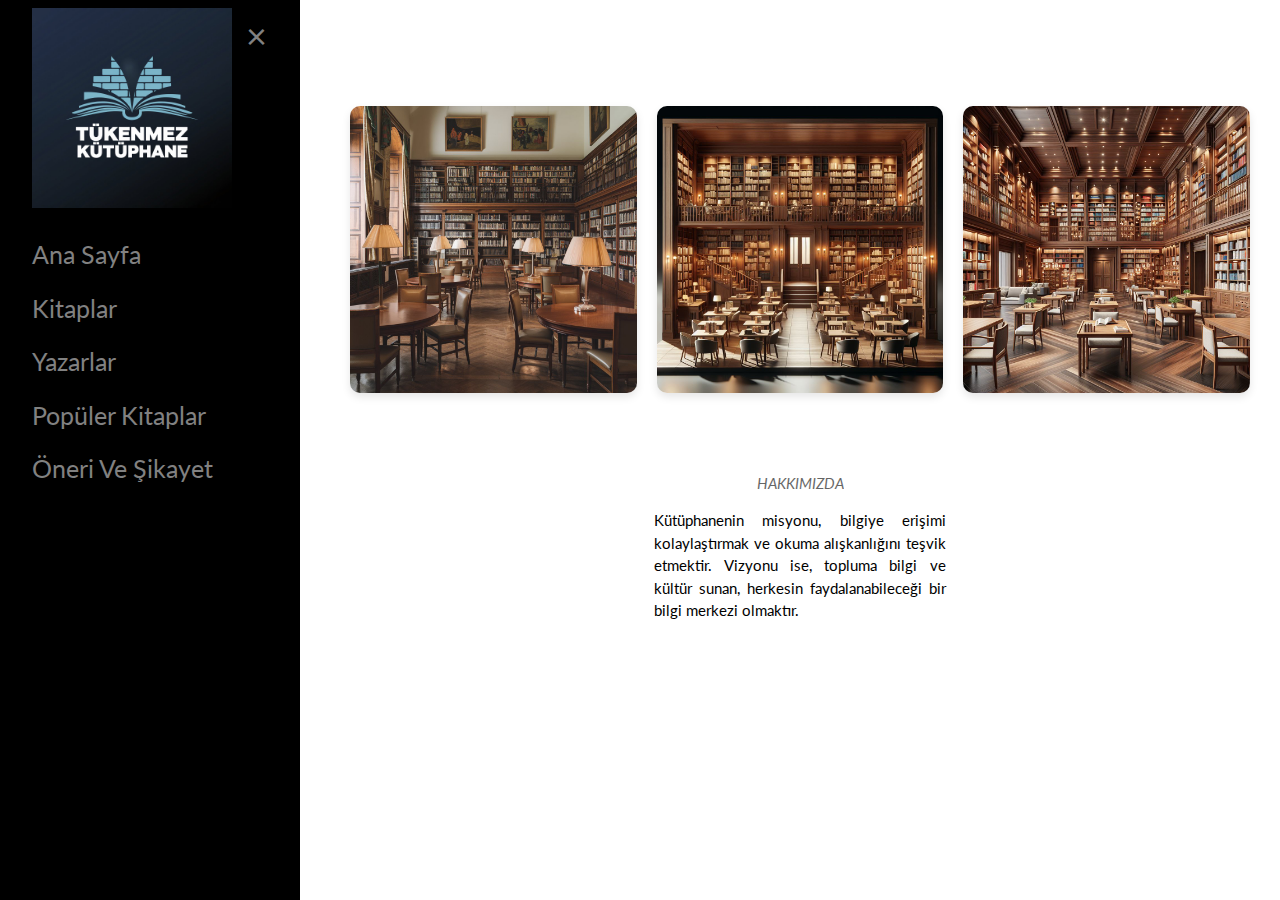
<file: index.html>
<!DOCTYPE html>
<html lang="en">

<head>
    <meta charset="UTF-8">
    <meta name="viewport" content="width=device-width, initial-scale=1.0">
    <title>Tayyip Tükenmez</title>
    <link rel="stylesheet" href="https://www.w3schools.com/w3css/4/w3.css">
    <link rel="stylesheet" href="https://fonts.googleapis.com/css?family=Lato">
    <link rel="stylesheet" href="https://cdnjs.cloudflare.com/ajax/libs/font-awesome/4.7.0/css/font-awesome.min.css">
    <style>
        body {
            font-family: "Lato", sans-serif;
            margin: 0;
            padding: 0;
            
        }

        .kitap-karti {
            margin: 5%;
            text-align: center;
        }

        .kitap-karti img {
            width: 100%;
            max-width: 200px;
        }

        .hakkinda {
            margin-top: 40px;
        }

        .mySlides {
            display: none;
        }

        .w3-content {
            max-width: 1200px;
            margin: 0 auto;
            padding: 20px;
            text-align: center;
        }

        .w3-sidebar {
            width: 100%;
            display: none;
            position: fixed;
            z-index: 1;
            top: 0;
            left: 0;
            background-color: #111;
            overflow-x: hidden;
            transition: 0.5s;
            padding-top: 60px;
        }

        .w3-sidebar a {
            padding: 8px 8px 8px 32px;
            text-decoration: none;
            font-size: 25px;
            color: #818181;
            display: block;
            transition: 0.3s;
        }

        .w3-sidebar a:hover {
            color: #f1f1f1;
        }

        .w3-sidebar .closebtn {
            position: absolute;
            top: 0;
            right: 25px;
            font-size: 36px;
            margin-left: 50px;
        }

        .w3-overlay {
            height: 100%;
            width: 100%;
            display: none;
            position: fixed;
            z-index: 1;
            top: 0;
            left: 0;
            background-color: rgba(0, 0, 0, 0.7);
        }

        @media (min-width: 600px) {
            .w3-sidebar {
                display: block;
                width: 300px;
                position: relative;
                top: 0;
                left: 0;
                padding-top: 0;
            }

            .w3-sidebar img {
                width: 100%;
                max-width: 200px;
                margin-bottom: 20px;
            }

            .w3-content {
                margin-left: 320px;
            }
        }

        .ortala {
            margin-left: 0;
        }

        @media (min-width: 600px) {
            .ortala {
                margin-left: 32%;
                margin-right: 32%;
            }
        }

        header img {
            vertical-align: middle;
            /* Logonun dikey ortalanmasını sağlar */
            margin-left: 10px;
            /* Logoyu hamburger menüden biraz uzaklaştırır */
        }

        /* Resimleri yan yana ve orantılı yapmak için yeni stil ekleyelim */
        .about-images {
            display: flex;
            justify-content: center;
            flex-wrap: wrap;
            gap: 20px;
            margin-top: 20px;
        }

        .about-images img {
            width: calc(33.33% - 20px);
            /* Üç resim arasında boşluk bırakarak genişliği ayarladık */
            max-width: 100%;
            height: auto;
            border-radius: 10px;
            box-shadow: 0 4px 8px rgba(0, 0, 0, 0.1);
        }

        @media (max-width: 600px) {
            .about-images img {
                width: calc(50% - 10px);
                /* Küçük ekranlar için resimleri iki sütun yaparak düzenledik */
            }
        }

        @media (max-width: 400px) {
            .about-images img {
                width: 100%;
                /* Çok küçük ekranlar için resimleri tek sütun yaparak düzenledik */
            }
        }

        .highlight-image {
            width: 100%;
            max-width: 800px;
            /* PC için maksimum genişlik */
            height: auto;
            /* Yüksekliği otomatik ayarla */
        }

        @media (max-width: 600px) {
            .highlight-image {
                width: 100%;
                /* Mobil için tam genişlik */
                height: auto;
                /* Yüksekliği otomatik ayarla */
            }
        }
    </style>
</head>

<body>


    <!-- Overlay for small screens -->
    <div class="w3-overlay" onclick="w3_close()" id="myOverlay"></div>

    <!-- Sidebar/menu -->
    <nav class="w3-sidebar w3-black w3-top w3-large w3-padding" id="mySidebar">
        <a href="javascript:void(0)" class="closebtn" onclick="w3_close()">×</a>
        <div class="w3-container">
            <!-- Logo kısmı --> <img src="images/tknmz.jpeg" alt="Logo"
                style="width:100%; max-width:200px; margin-bottom:20px;">

        </div>
        <div class="w3-bar-block">
            <a href="index.html" class="w3-bar-item w3-button w3-hover-white">Ana Sayfa</a>
            <a href="kitaplar.html" class="w3-bar-item w3-button w3-hover-white">Kitaplar</a>
            <a href="yazarlar.html" class="w3-bar-item w3-button w3-hover-white">Yazarlar</a>
            <a href="popularkitap.html" class="w3-bar-item w3-button w3-hover-white">Popüler Kitaplar</a>
            <a href="onerivesikayet.html" class="w3-bar-item w3-button w3-hover-white">Öneri Ve Şikayet</a>
            
        </div>
    </nav>

    <!-- Top menu on small screens -->
    <header class="w3-container w3-top w3-hide-large w3-black w3-xlarge w3-padding"> <a href="javascript:void(0)"
            class="w3-button w3-black w3-margin-right" onclick="w3_open()">☰</a> <img src="images/tknmz.jpeg" alt="Logo"
            style="height:40px;"> </header>

    <!-- Page content -->
    <div class="w3-content" style="margin-top:46px">
        

        <div class="about-images">
            <img src="images/kutuphane.jpeg" alt="" class="about-images">
            <img src="images/Designer (1).png" alt="" class="about-images">
            <img src="images/Designer.png" alt="" class="about-images">
        </div>

        <div class="w3-container w3-content w3-center w3-padding-64 ortala" style="max-width:800px">

            <p class="w3-opacity"><i>HAKKIMIZDA</i></p>

            <p class="w3-justify">Kütüphanenin misyonu, bilgiye erişimi kolaylaştırmak ve okuma alışkanlığını teşvik
                etmektir. Vizyonu ise, topluma bilgi ve kültür sunan, herkesin faydalanabileceği bir bilgi merkezi
                olmaktır.</p>

           
        </div>
        
    

       



        <script>

            // Sidebar open and close functions
            function w3_open() {
                document.getElementById("mySidebar").style.display = "block";
                document.getElementById("myOverlay").style.display = "block";
            }

            function w3_close() {
                document.getElementById("mySidebar").style.display = "none";
                document.getElementById("myOverlay").style.display = "none";
            }
        </script>
    </div>
</body>

</html>
</file>
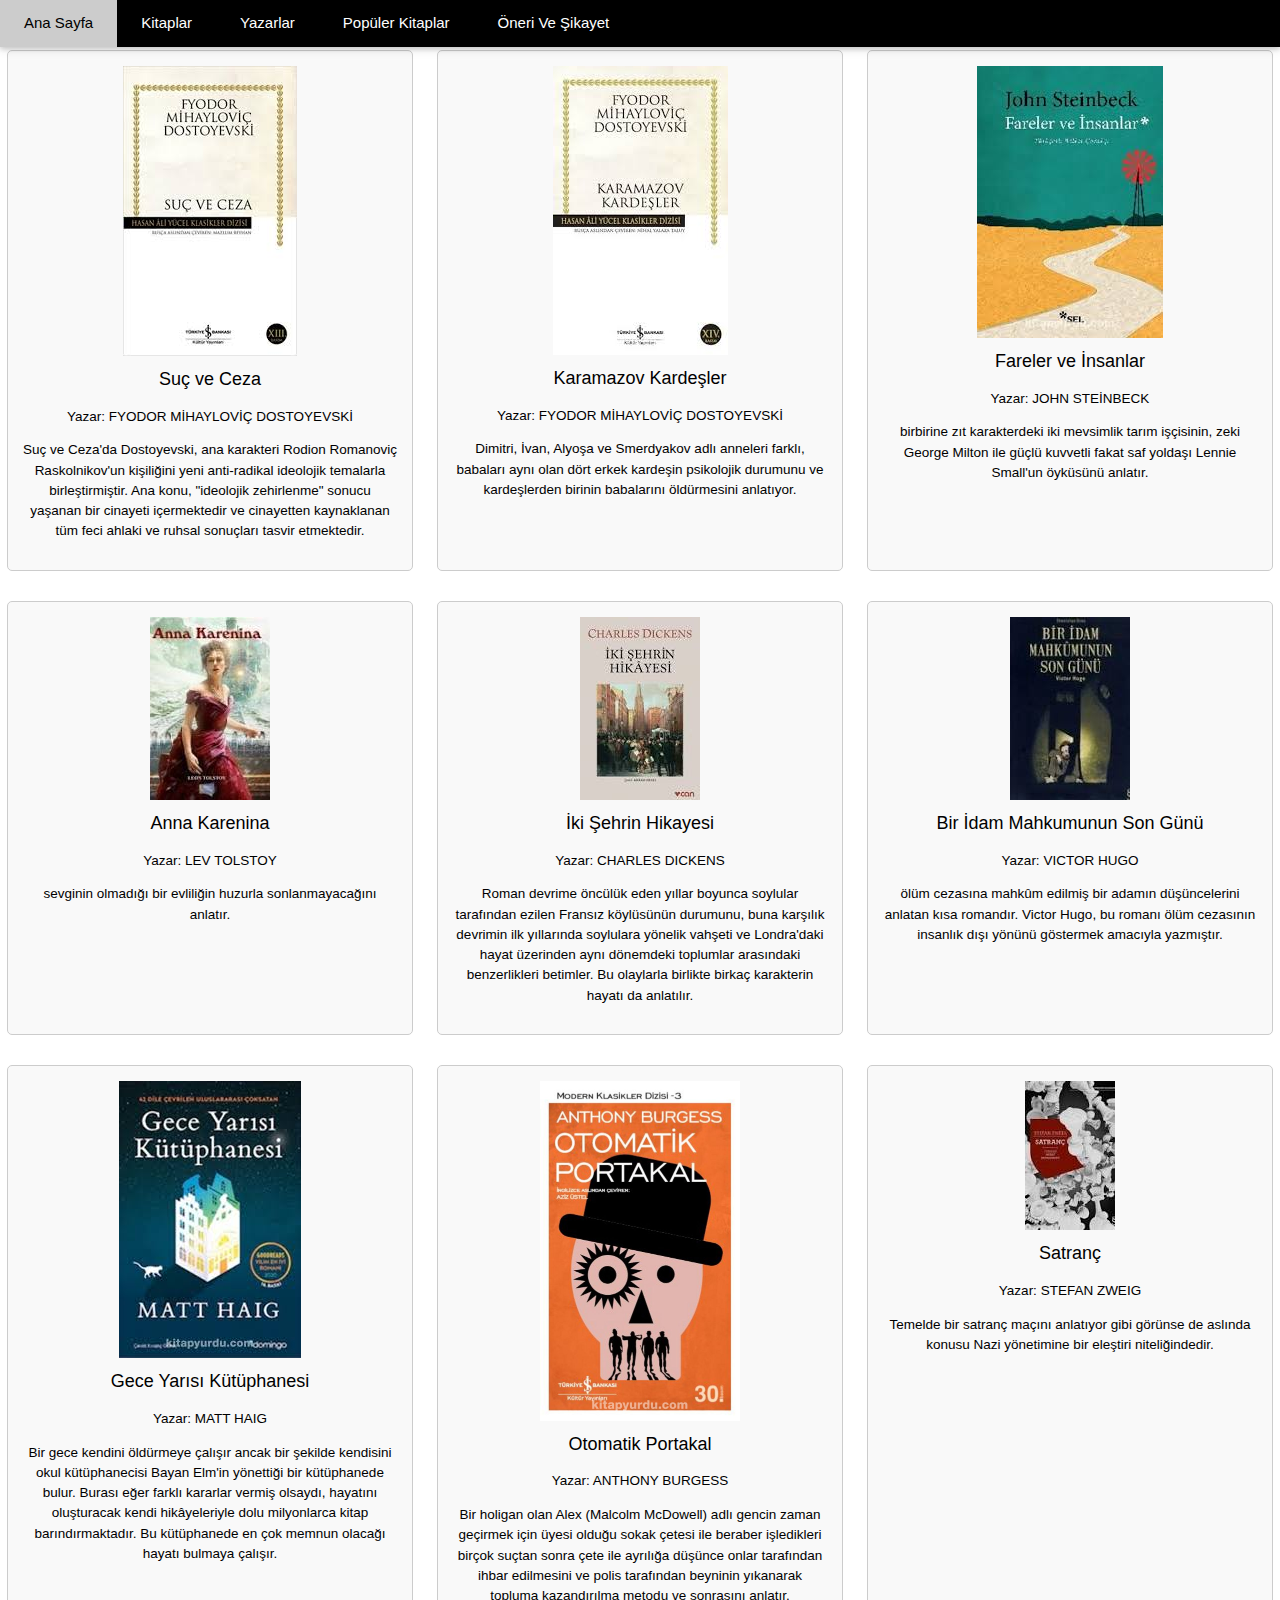
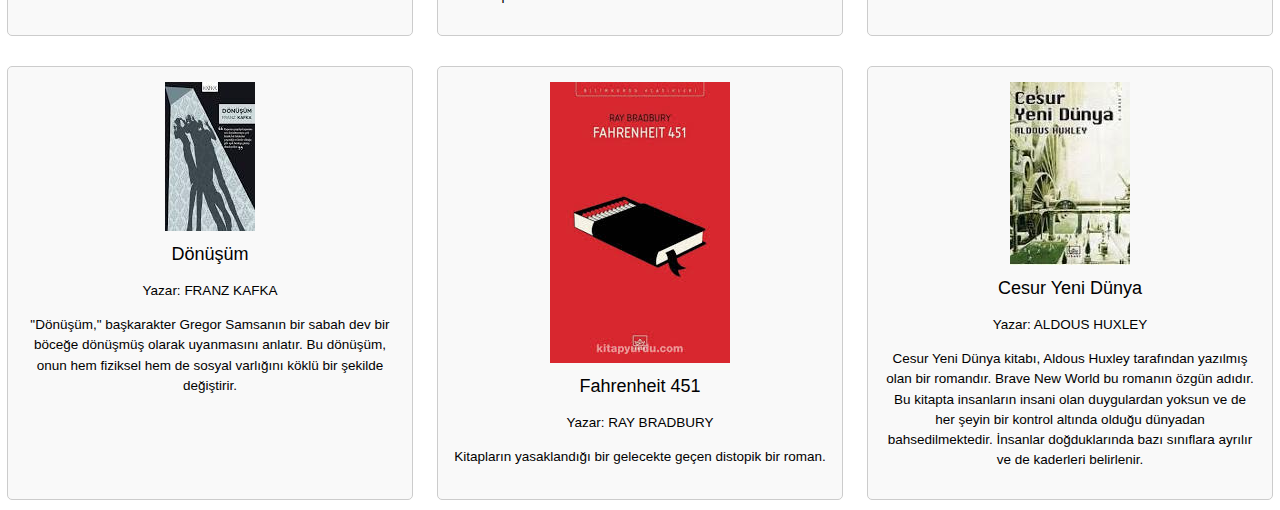
<file: kitaplar.html>
<!DOCTYPE html>
<html lang="en">

<head>
    <meta charset="UTF-8">
    <meta name="viewport" content="width=device-width, initial-scale=1.0">
    <title>Tayyip Tükenmez</title>
    <link rel="stylesheet" href="https://www.w3schools.com/w3css/4/w3.css">
    <link rel="stylesheet" href="https://fonts.googleapis.com/css?family=Lato">
    <link rel="stylesheet" href="https://cdnjs.cloudflare.com/ajax/libs/font-awesome/4.7.0/css/font-awesome.min.css">
    <link rel="stylesheet" href="style.css">

</head>
<style>
.w3-top .w3-bar-item img {
height: 40px;
vertical-align: middle;
margin-right: 10px;
}

.w3-bar .w3-bar-item {
padding: 16px;
}

.w3-bar .w3-bar-item.w3-hide-small {
display: none;
}

.w3-bar .w3-bar-item.w3-show-small {
display: block;
}

@media (min-width: 601px) {
.w3-bar .w3-bar-item.w3-hide-small {
display: block;
}

.w3-bar .w3-bar-item.w3-show-small {
display: none;
}
}
</style>
</head>

<body>

    <!-- Navbar -->
    <div class="w3-top">
        <div class="w3-bar w3-black w3-card"> <a class="w3-bar-item w3-button w3-padding-large w3-hide-small"
                href="index.html">Ana Sayfa</a> <a class="w3-bar-item w3-button w3-padding-large w3-hide-small"
                href="kitaplar.html">Kitaplar</a> <a class="w3-bar-item w3-button w3-padding-large w3-hide-small"
                href="yazarlar.html">Yazarlar</a><a class="w3-bar-item w3-button w3-padding-large w3-hide-small"
                href="popularkitap.html">Popüler Kitaplar</a> <a class="w3-bar-item w3-button w3-padding-large w3-hide-small"
                href="onerivesikayet.html">Öneri Ve Şikayet</a> <a href="javascript:void(0)"
                class="w3-bar-item w3-button w3-padding-large w3-right w3-show-small" onclick="toggleMenu()"><i
                    class="fa fa-bars"></i></a> </div>
    </div> <!-- Navbar on small screens -->
    <div id="navDemo" class="w3-bar-block w3-black w3-hide w3-hide-large w3-hide-medium w3-top" style="margin-top:46px">
        <a href="index.html" class="w3-bar-item w3-button w3-padding-large" onclick="toggleMenu()">Ana Sayfa</a> <a
            href="kitaplar.html" class="w3-bar-item w3-button w3-padding-large" onclick="toggleMenu()">Kitaplar</a> <a
            href="yazarlar.html" class="w3-bar-item w3-button w3-padding-large" onclick="toggleMenu()">Yazarlar</a><a
            href="popularkitap.html" class="w3-bar-item w3-button w3-padding-large" onclick="toggleMenu()">Popüler Kitaplar</a> <a
            href="onerivesikayet.html" class="w3-bar-item w3-button w3-padding-large" onclick="toggleMenu()">Öneri Ve Şikayet</a>
    </div>

    </div>

    <script> function toggleMenu() { var x = document.getElementById("navDemo"); if (x.className.indexOf("w3-show") == -1) { x.className += " w3-show"; } else { x.className = x.className.replace(" w3-show", ""); } } </script>

    <main>
        <section>
            <h2></h2>
            <div class="kitap-karti">
                <img src="images/sucveceza.jpg" alt="Suç ve Ceza">
                <h3>Suç ve Ceza</h3>
                <p>Yazar: FYODOR MİHAYLOVİÇ DOSTOYEVSKİ</p>
                <p>Suç ve Ceza'da Dostoyevski, ana karakteri Rodion Romanoviç Raskolnikov'un kişiliğini yeni
                    anti-radikal ideolojik temalarla birleştirmiştir. Ana konu, "ideolojik zehirlenme" sonucu yaşanan
                    bir cinayeti içermektedir ve cinayetten kaynaklanan tüm feci ahlaki ve ruhsal sonuçları tasvir
                    etmektedir.
                </p>
            </div>

            <div class="kitap-karti">
                <img src="images/karamazovkardeşler.jpg" alt="Karamazov Kardeşler">
                <h3>Karamazov Kardeşler</h3>
                <p>Yazar: FYODOR MİHAYLOVİÇ DOSTOYEVSKİ</p>
                <p>Dimitri, İvan, Alyoşa ve Smerdyakov adlı anneleri farklı, babaları aynı olan dört erkek kardeşin
                    psikolojik durumunu ve kardeşlerden birinin babalarını öldürmesini anlatıyor.</p>
            </div>

            <div class="kitap-karti">
                <img src="images/farelerveinsanlar.jpg" alt="Fareler ve İnsanlar">
                <h3>Fareler ve İnsanlar</h3>
                <p>Yazar: JOHN STEİNBECK</p>
                <p>birbirine zıt karakterdeki iki mevsimlik tarım işçisinin, zeki George Milton ile güçlü kuvvetli fakat
                    saf yoldaşı Lennie Small'un öyküsünü anlatır.</p>
            </div>
            <div class="kitap-karti">
                <img src="images/annakarenina.jpg" alt="annakarenina">
                <h3>Anna Karenina</h3>
                <p>Yazar: LEV TOLSTOY</p>
                <p> sevginin olmadığı bir evliliğin huzurla sonlanmayacağını anlatır.</p>



            </div>
            <div class="kitap-karti">
                <img src="images/ikisehrinhikayesi.jpg" alt="ikişehrinhikayesi">
                <h3>İki Şehrin Hikayesi</h3>
                <p>Yazar: CHARLES DICKENS</p>
                <p>Roman devrime öncülük eden yıllar boyunca soylular tarafından ezilen Fransız köylüsünün durumunu,
                    buna karşılık devrimin ilk yıllarında soylulara yönelik vahşeti ve Londra'daki hayat üzerinden aynı
                    dönemdeki toplumlar arasındaki benzerlikleri betimler. Bu olaylarla birlikte birkaç karakterin
                    hayatı da anlatılır.</p>
            </div>
            <div class="kitap-karti">
                <img src="images/biridammahkumununsongunu.jpg" alt="biridammahkumununsongunu">
                <h3>Bir İdam Mahkumunun Son Günü</h3>
                <p>Yazar: VICTOR HUGO</p>
                <p>ölüm cezasına mahkûm edilmiş bir adamın düşüncelerini anlatan kısa romandır. Victor Hugo, bu romanı
                    ölüm cezasının insanlık dışı yönünü göstermek amacıyla yazmıştır.</p>

            </div>


            <div class="kitap-karti">
                <img src="images/geceyarisikutup.jpg" alt="Gece Yarısı Kütüphanesi">
                <h3>Gece Yarısı Kütüphanesi</h3>
                <p>Yazar: MATT HAIG</p>
                <p>Bir gece kendini öldürmeye çalışır ancak bir şekilde kendisini okul kütüphanecisi Bayan Elm'in
                    yönettiği bir kütüphanede bulur. Burası eğer farklı kararlar vermiş olsaydı, hayatını oluşturacak
                    kendi hikâyeleriyle dolu milyonlarca kitap barındırmaktadır. Bu kütüphanede en çok memnun olacağı
                    hayatı bulmaya çalışır.</p>
            </div>

            <div class="kitap-karti">
                <img src="images/otomatikportakal.jpg" alt="Otomatik Portakal" width="200">
                <h3>Otomatik Portakal</h3>
                <p>Yazar: ANTHONY BURGESS</p>
                <P>Bir holigan olan Alex (Malcolm McDowell) adlı gencin zaman geçirmek için üyesi olduğu sokak çetesi
                    ile beraber işledikleri birçok suçtan sonra çete ile ayrılığa düşünce onlar tarafından ihbar
                    edilmesini ve polis tarafından beyninin yıkanarak topluma kazandırılma metodu ve sonrasını anlatır.
                </P>
            </div>
            <div class="kitap-karti">
                <img src="images/satranc.jpg" alt="satranç">
                <h3>Satranç</h3>
                <p>Yazar: STEFAN ZWEIG</p>
                <p>Temelde bir satranç maçını anlatıyor gibi görünse de aslında konusu Nazi yönetimine bir eleştiri
                    niteliğindedir.</p>

            </div>
            <div class="kitap-karti">
                <img src="images/donusum.jpg" alt="dönüşüm">
                <h3>Dönüşüm</h3>
                <p>Yazar: FRANZ KAFKA</p>
                <p> "Dönüşüm," başkarakter Gregor Samsanın bir sabah dev bir böceğe dönüşmüş olarak uyanmasını anlatır.
                    Bu dönüşüm, onun hem fiziksel hem de sosyal varlığını köklü bir şekilde değiştirir.</p>

            </div>



            <div class="kitap-karti">
                <img src="images/fahrenheit.jpg" alt="Fahrenheit 451">
                <h3>Fahrenheit 451</h3>
                <p>Yazar: RAY BRADBURY</p>
                <p>Kitapların yasaklandığı bir gelecekte geçen distopik bir roman.</p>
            </div>
            <div class="kitap-karti">
                <img src="images/cesuryenidunya.jpg" alt="cesuryenidunya">
                <h3>Cesur Yeni Dünya</h3>
                <p>Yazar: ALDOUS HUXLEY</p>
                <p>Cesur Yeni Dünya kitabı, Aldous Huxley tarafından yazılmış olan bir romandır. Brave New World bu
                    romanın özgün adıdır. Bu kitapta insanların insani olan duygulardan yoksun ve de her şeyin bir
                    kontrol altında olduğu dünyadan bahsedilmektedir. İnsanlar doğduklarında bazı sınıflara ayrılır ve
                    de kaderleri belirlenir.</p>

            </div>
        </section>
    </main>
</body>

</html>
</file>
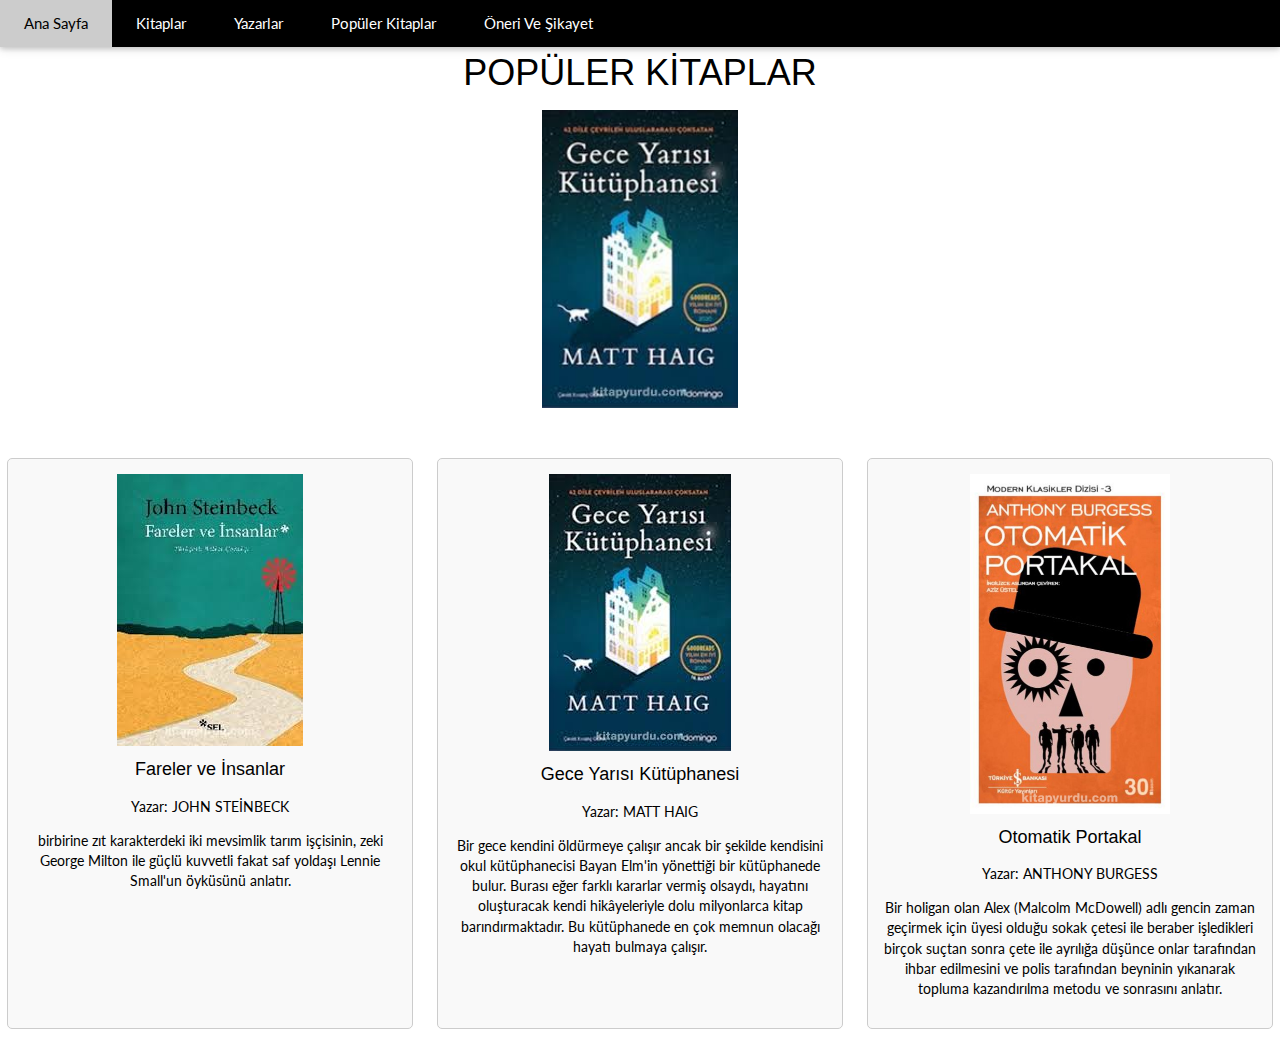
<file: popularkitap.html>
<!DOCTYPE html>
<html lang="en">

<head>
    <meta charset="UTF-8">
    <meta name="viewport" content="width=device-width, initial-scale=1.0">
    <title>Tayyip Tükenmez</title>
    <link rel="stylesheet" href="https://www.w3schools.com/w3css/4/w3.css">
    <link rel="stylesheet" href="https://fonts.googleapis.com/css?family=Lato">
    <link rel="stylesheet" href="https://cdnjs.cloudflare.com/ajax/libs/font-awesome/4.7.0/css/font-awesome.min.css">
    <link rel="stylesheet" href="style.css">
    <style>
        body {
            font-family: "Lato", sans-serif;
            margin: 0;
            padding: 0;

        }


        .slider-container {
            display: flex;
            justify-content: center;
            align-items: center;
            flex-direction: column;
        }

        .slider-container img {
            width: 80%;
            /* Resimlerin genişliğini artırdık */
            max-width: 400px;
            /* Maksimum genişlik */
            height: auto;
            margin-bottom: 20px;
            /* Resimler arasında boşluk */
        }

        .w3-top .w3-bar-item img {
            height: 40px;
            vertical-align: middle;
            margin-right: 10px;
        }

        .w3-bar .w3-bar-item {
            padding: 16px;
        }

        .w3-bar .w3-bar-item.w3-hide-small {
            display: none;
        }

        .w3-bar .w3-bar-item.w3-show-small {
            display: block;
        }

        @media (min-width: 601px) {
            .w3-bar .w3-bar-item.w3-hide-small {
                display: block;
            }

            .w3-bar .w3-bar-item.w3-show-small {
                display: none;
            }
        }
    </style>
</head>

<body>

    <!-- Navbar -->
    <div class="w3-top">
        <div class="w3-bar w3-black w3-card"> <a class="w3-bar-item w3-button w3-padding-large w3-hide-small"
                href="index.html">Ana Sayfa</a> <a class="w3-bar-item w3-button w3-padding-large w3-hide-small"
                href="kitaplar.html">Kitaplar</a> <a class="w3-bar-item w3-button w3-padding-large w3-hide-small"
                href="yazarlar.html">Yazarlar</a> <a class="w3-bar-item w3-button w3-padding-large w3-hide-small"
                href="popularkitap.html">Popüler Kitaplar</a> <a class="w3-bar-item w3-button w3-padding-large w3-hide-small"
                href="onerivesikayet.html">Öneri Ve Şikayet</a> <a href="javascript:void(0)"
                class="w3-bar-item w3-button w3-padding-large w3-right w3-show-small" onclick="toggleMenu()"><i
                    class="fa fa-bars"></i></a> </div>
    </div> <!-- Navbar on small screens -->
    <div id="navDemo" class="w3-bar-block w3-black w3-hide w3-hide-large w3-hide-medium w3-top" style="margin-top:46px">
        <a href="index.html" class="w3-bar-item w3-button w3-padding-large" onclick="toggleMenu()">Ana Sayfa</a><a
            href="kitaplar.html" class="w3-bar-item w3-button w3-padding-large" onclick="toggleMenu()">Kitaplar</a> <a
            href="yazarlar.html" class="w3-bar-item w3-button w3-padding-large" onclick="toggleMenu()">Yazarlar</a><a
            href="popularkitap.html" class="w3-bar-item w3-button w3-padding-large" onclick="toggleMenu()">Popüler Kitaplar</a><a
            href="onerivesikayet.html" class="w3-bar-item w3-button w3-padding-large" onclick="toggleMenu()">Öneri Ve
            Şikayet</a>
    </div>

    </div>

    <script> function toggleMenu() { var x = document.getElementById("navDemo"); if (x.className.indexOf("w3-show") == -1) { x.className += " w3-show"; } else { x.className = x.className.replace(" w3-show", ""); } } </script>

    <!-- Page content -->
    <div class="w3-content" style="margin-top:46px">
        <header class="w3-center">
            <h1>POPÜLER KİTAPLAR</h1>
        </header>

        <div class="mySlides w3-display-container w3-center">
            <img src="images/geceyarisikutup.jpg" style="width:20%">
        </div>
        <div class="mySlides w3-display-container w3-center">
            <img src="images/otomatikportakal.jpg" style="width:20%">
        </div>
        <div class="mySlides w3-display-container w3-center">
            <img src="images/farelerveinsanlar.jpg" style="width:20%">
        </div>

        <script>
            // Automatic Slideshow - change image every 4 seconds
            var myIndex = 0;
            carousel();

            function carousel() {
                var i;
                var x = document.getElementsByClassName("mySlides");
                for (i = 0; i < x.length; i++) {
                    x[i].style.display = "none";
                }
                myIndex++;
                if (myIndex > x.length) { myIndex = 1 }
                x[myIndex - 1].style.display = "block";
                setTimeout(carousel, 4000);
            }
        </script>
    </div>

    <main>
        <section>
            <h2></h2>

            <div class="kitap-karti">
                <img src="images/farelerveinsanlar.jpg" alt="Fareler ve İnsanlar">
                <h3>Fareler ve İnsanlar</h3>
                <p>Yazar: JOHN STEİNBECK</p>
                <p>birbirine zıt karakterdeki iki mevsimlik tarım işçisinin, zeki George Milton ile güçlü kuvvetli fakat
                    saf yoldaşı Lennie Small'un öyküsünü anlatır.</p>
            </div>

            <div class="kitap-karti">
                <img src="images/geceyarisikutup.jpg" alt="Gece Yarısı Kütüphanesi">
                <h3>Gece Yarısı Kütüphanesi</h3>
                <p>Yazar: MATT HAIG</p>
                <p>Bir gece kendini öldürmeye çalışır ancak bir şekilde kendisini okul kütüphanecisi Bayan Elm'in
                    yönettiği bir kütüphanede bulur. Burası eğer farklı kararlar vermiş olsaydı, hayatını oluşturacak
                    kendi hikâyeleriyle dolu milyonlarca kitap barındırmaktadır. Bu kütüphanede en çok memnun olacağı
                    hayatı bulmaya çalışır.</p>
            </div>

            <div class="kitap-karti">
                <img src="images/otomatikportakal.jpg" alt="Otomatik Portakal" width="200">
                <h3>Otomatik Portakal</h3>
                <p>Yazar: ANTHONY BURGESS</p>
                <P>Bir holigan olan Alex (Malcolm McDowell) adlı gencin zaman geçirmek için üyesi olduğu sokak çetesi
                    ile beraber işledikleri birçok suçtan sonra çete ile ayrılığa düşünce onlar tarafından ihbar
                    edilmesini ve polis tarafından beyninin yıkanarak topluma kazandırılma metodu ve sonrasını anlatır.
                </P>
            </div>

        </section>
    </main>


</body>

</html>
</file>
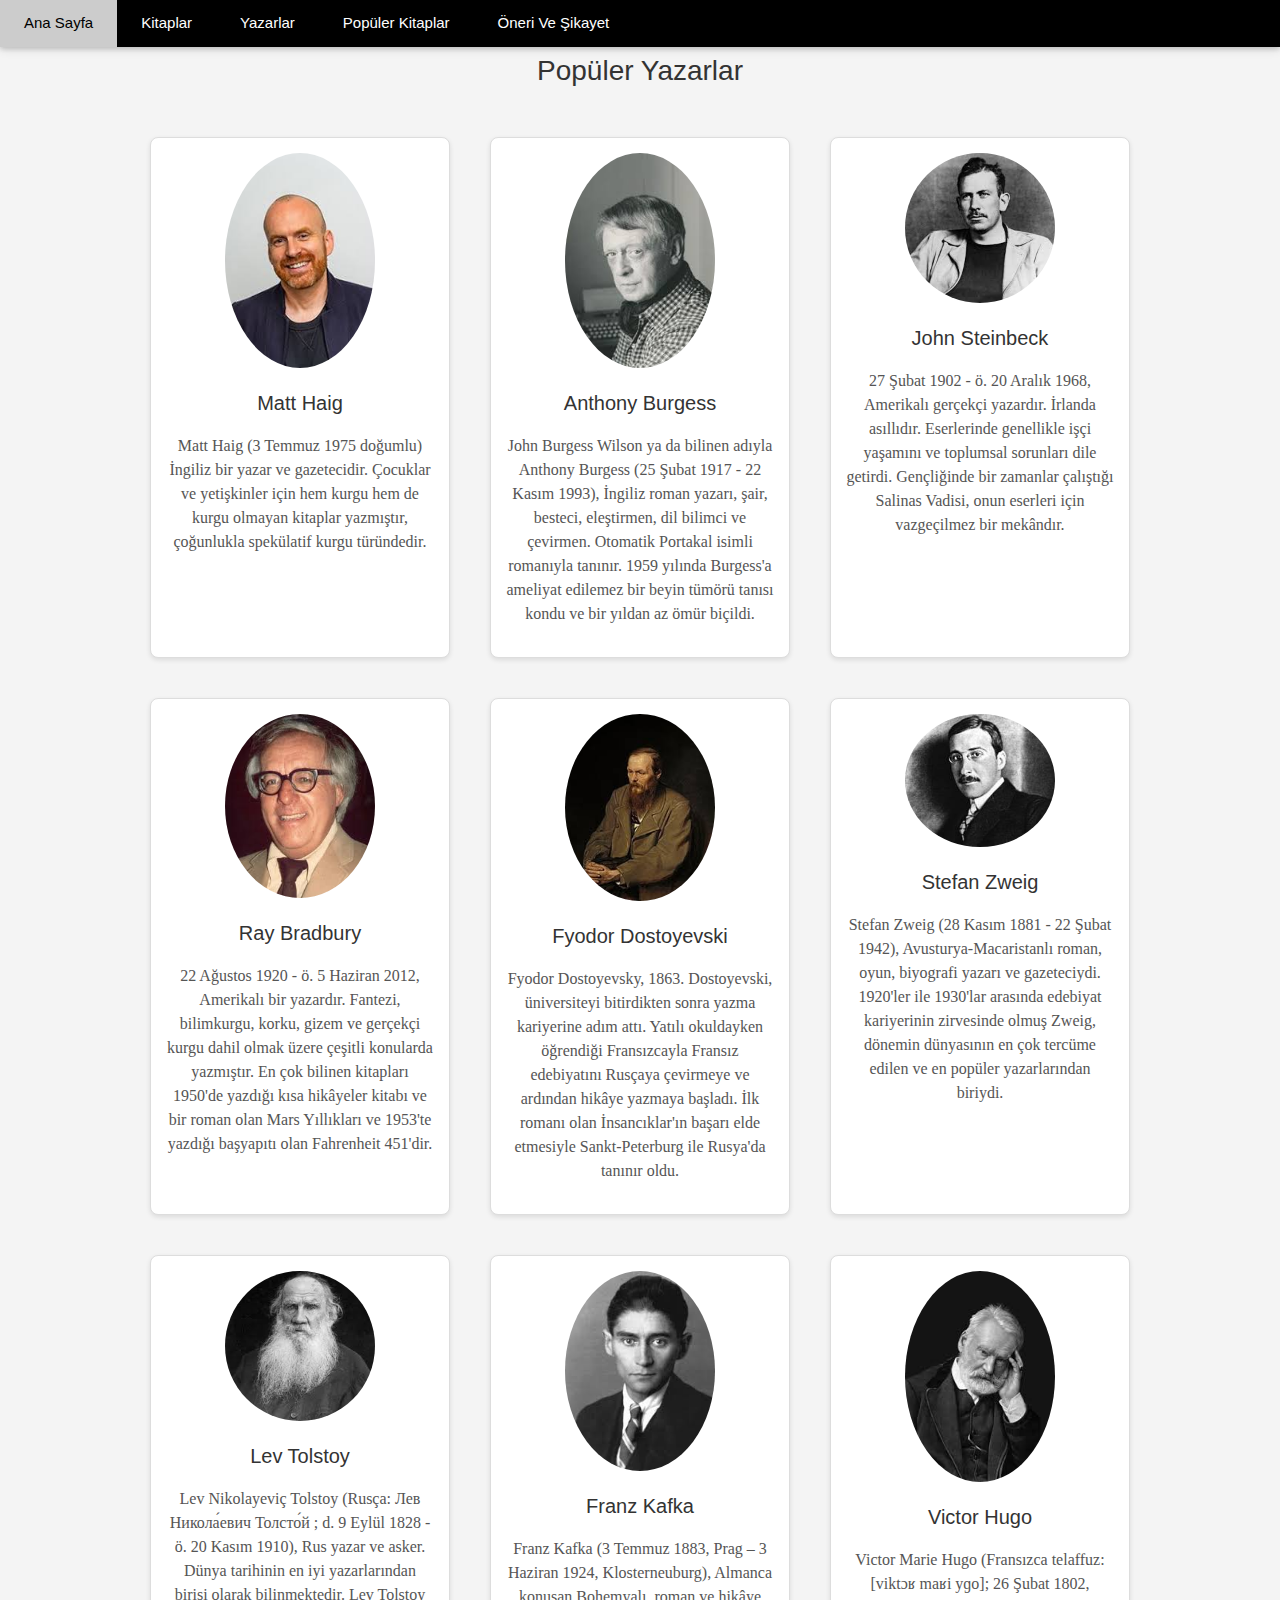
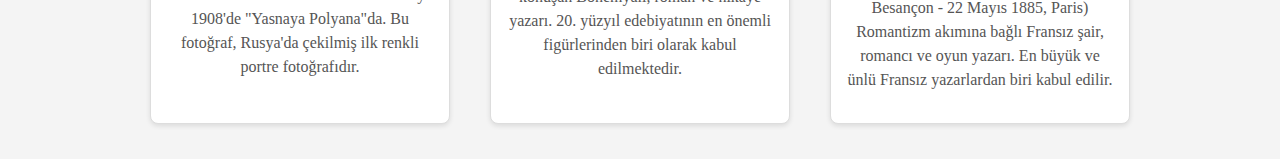
<file: yazarlar.html>
<!DOCTYPE html>
<html lang="tr">

<head>
    <meta charset="UTF-8">
    <meta name="viewport" content="width=device-width, initial-scale=1.0">
    <title>Tayyip Tükenmez</title>
    <link rel="stylesheet" href="https://www.w3schools.com/w3css/4/w3.css">
    <link rel="stylesheet" href="https://fonts.googleapis.com/css?family=Lato">
    <link rel="stylesheet" href="https://cdnjs.cloudflare.com/ajax/libs/font-awesome/4.7.0/css/font-awesome.min.css">
    <link rel="stylesheet" href="style.css">
    <style>
        @media (max-width: 768px) {
            .yazar-karti {
                width: calc(50% - 20px);
            }
        }

        @media (max-width: 480px) {
            .yazar-karti {
                width: calc(100% - 20px);
            }
        }



        .w3-top .w3-bar-item img {
            height: 40px;
            vertical-align: middle;
            margin-right: 10px;
        }

        .w3-bar .w3-bar-item {
            padding: 16px;
        }

        .w3-bar .w3-bar-item.w3-hide-small {
            display: none;
        }

        .w3-bar .w3-bar-item.w3-show-small {
            display: block;
        }

        @media (min-width: 601px) {
            .w3-bar .w3-bar-item.w3-hide-small {
                display: block;
            }

            .w3-bar .w3-bar-item.w3-show-small {
                display: none;
            }
        }
    </style>
</head>

<body>

    <!-- Navbar -->
    <div class="w3-top">
        <div class="w3-bar w3-black w3-card"> <a class="w3-bar-item w3-button w3-padding-large w3-hide-small"
                href="index.html">Ana Sayfa</a> <a class="w3-bar-item w3-button w3-padding-large w3-hide-small"
                href="kitaplar.html">Kitaplar</a> <a class="w3-bar-item w3-button w3-padding-large w3-hide-small"
                href="yazarlar.html">Yazarlar</a> <a class="w3-bar-item w3-button w3-padding-large w3-hide-small"
                href="popularkitap.html">Popüler Kitaplar</a> <a class="w3-bar-item w3-button w3-padding-large w3-hide-small"
                href="onerivesikayet.html">Öneri Ve Şikayet</a> <a href="javascript:void(0)"
                class="w3-bar-item w3-button w3-padding-large w3-right w3-show-small" onclick="toggleMenu()"><i
                    class="fa fa-bars"></i></a> </div>
    </div> <!-- Navbar on small screens -->
    <div id="navDemo" class="w3-bar-block w3-black w3-hide w3-hide-large w3-hide-medium w3-top" style="margin-top:46px">
        <a href="index.html" class="w3-bar-item w3-button w3-padding-large" onclick="toggleMenu()">Ana Sayfa</a> <a
            href="kitaplar.html" class="w3-bar-item w3-button w3-padding-large" onclick="toggleMenu()">Kitaplar</a> <a
            href="yazarlar.html" class="w3-bar-item w3-button w3-padding-large" onclick="toggleMenu()">Yazarlar</a><a
            href="popularkitap.html" class="w3-bar-item w3-button w3-padding-large" onclick="toggleMenu()">Popüler Kitaplar</a> <a
            href="onerivesikayet.html" class="w3-bar-item w3-button w3-padding-large" onclick="toggleMenu()">Öneri Ve Şikayet</a>
    </div>

    </div>

    <script> function toggleMenu() { var x = document.getElementById("navDemo"); if (x.className.indexOf("w3-show") == -1) { x.className += " w3-show"; } else { x.className = x.className.replace(" w3-show", ""); } } </script>

    <main>
        <section class="yazarlar">
            <h2>Popüler Yazarlar</h2>

            <div class="yazar-karti">
                <img src="images/matt_haig.jpg" alt="Matt Haig">
                <h3>Matt Haig</h3>
                <p>Matt Haig (3 Temmuz 1975 doğumlu) İngiliz bir yazar ve gazetecidir. Çocuklar ve yetişkinler için hem
                    kurgu hem de kurgu olmayan kitaplar yazmıştır, çoğunlukla spekülatif kurgu türündedir.
                </p>
            </div>

            <div class="yazar-karti">
                <img src="images/anthony_burgess.jpg" alt="Anthony Burgess">
                <h3>Anthony Burgess</h3>
                <p>John Burgess Wilson ya da bilinen adıyla Anthony Burgess (25 Şubat 1917 - 22 Kasım 1993), İngiliz
                    roman yazarı, şair, besteci, eleştirmen, dil bilimci ve çevirmen. Otomatik Portakal isimli romanıyla
                    tanınır. 1959 yılında Burgess'a ameliyat edilemez bir beyin tümörü tanısı kondu ve bir yıldan az
                    ömür biçildi.
                </p>
            </div>

            <div class="yazar-karti">
                <img src="images/john_steinbeck.jpg" alt="John Steinbeck">
                <h3>John Steinbeck</h3>
                <p>27 Şubat 1902 - ö. 20 Aralık 1968, Amerikalı gerçekçi yazardır. İrlanda asıllıdır. Eserlerinde
                    genellikle işçi yaşamını ve toplumsal sorunları dile getirdi. Gençliğinde bir zamanlar çalıştığı
                    Salinas Vadisi, onun eserleri için vazgeçilmez bir mekândır.
                </p>
            </div>

            <div class="yazar-karti">
                <img src="images/ray_bradbury.jpg" alt="Ray Bradbury">
                <h3>Ray Bradbury</h3>
                <p>22 Ağustos 1920 - ö. 5 Haziran 2012, Amerikalı bir yazardır. Fantezi, bilimkurgu, korku, gizem ve
                    gerçekçi kurgu dahil olmak üzere çeşitli konularda yazmıştır. En çok bilinen kitapları 1950'de
                    yazdığı kısa hikâyeler kitabı ve bir roman olan Mars Yıllıkları ve 1953'te yazdığı başyapıtı olan
                    Fahrenheit 451'dir.
                </p>
            </div>

            <div class="yazar-karti">
                <img src="images/fyodor_dostoyevsky.jpg" alt="Fyodor Dostoyevski">
                <h3>Fyodor Dostoyevski</h3>
                <p>Fyodor Dostoyevsky, 1863. Dostoyevski, üniversiteyi bitirdikten sonra yazma kariyerine adım attı.
                    Yatılı okuldayken öğrendiği Fransızcayla Fransız edebiyatını Rusçaya çevirmeye ve ardından hikâye
                    yazmaya başladı. İlk romanı olan İnsancıklar'ın başarı elde etmesiyle Sankt-Peterburg ile Rusya'da
                    tanınır oldu.
                </p>
            </div>
            <div class="yazar-karti">
                <img src="images/stefan_zweig.jpg" alt="">
                <h3>Stefan Zweig</h3>
                <p>Stefan Zweig (28 Kasım 1881 - 22 Şubat 1942), Avusturya-Macaristanlı roman, oyun, biyografi yazarı ve
                    gazeteciydi. 1920'ler ile 1930'lar arasında edebiyat kariyerinin zirvesinde olmuş Zweig, dönemin
                    dünyasının en çok tercüme edilen ve en popüler yazarlarından biriydi.</p>
            </div>
            <div class="yazar-karti">
                <img src="images/lev_tolstoy.jpg" alt="">
                <h3>Lev Tolstoy</h3>
                <p>Lev Nikolayeviç Tolstoy (Rusça: Лев Никола́евич Толсто́й ; d. 9 Eylül 1828 - ö. 20 Kasım 1910), Rus
                    yazar ve asker. Dünya tarihinin en iyi yazarlarından birisi olarak bilinmektedir. Lev Tolstoy
                    1908'de "Yasnaya Polyana"da. Bu fotoğraf, Rusya'da çekilmiş ilk renkli portre fotoğrafıdır.
                </p>

            </div>
            <div class="yazar-karti">
                <img src="images/franz_kafka.jpg" alt="">
                <h3>Franz Kafka</h3>
                <p>Franz Kafka (3 Temmuz 1883, Prag – 3 Haziran 1924, Klosterneuburg), Almanca konuşan Bohemyalı, roman
                    ve hikâye yazarı. 20. yüzyıl edebiyatının en önemli figürlerinden biri olarak kabul edilmektedir.
                </p>
            </div>
            <div class="yazar-karti">
                <img src="images/victor_hugo.jpg" alt="">
                <h3>Victor Hugo</h3>
                <p>Victor Marie Hugo (Fransızca telaffuz: [viktɔʁ maʁi yɡo]; 26 Şubat 1802, Besançon - 22 Mayıs 1885,
                    Paris) Romantizm akımına bağlı Fransız şair, romancı ve oyun yazarı. En büyük ve ünlü Fransız
                    yazarlardan biri kabul edilir.
                </p>
            </div>



        </section>
    </main>
</body>

</html>
</file>
<file: style.css>
body {
    font-family: Arial, sans-serif;
    margin: 0;
    padding: 0;
}


nav ul {
    list-style-type: none;
    padding: 0;
}

nav ul li {
    display: inline;
    margin: 0 15px;
}

nav ul li a {
    color: white;
    text-decoration: none;
}

section {
    display: flex;
    flex-wrap: wrap;
    /* Kartların birden fazla satıra yayılmasını sağlar */
    justify-content: space-between;
    /* Kartlar arasındaki boşluğu eşit dağıtır */

    gap: 10px;
}

section h2 {
    text-align: center;
    /* Başlığı ortalar */
    margin-bottom: 20px;
    /* Başlık ile kitap kartları arasında boşluk bırakır */
    width: 100%;
    /* Başlığın tam genişlikte olmasını sağlar */
}


.kitap-karti {
    border: 1px solid #ccc;
    /* Kenar rengi ve kalınlığı */
    display: block;

    border-radius: 5px;
    /* Kenarları yuvarlatma */
    padding: 15px;
    /* İçerik ile kenar arasındaki boşluk */
    margin: 15px;
    /* Kartlar arasındaki boşluk */
    width: calc(33.33% - 20px);
    /* Üç kart yan yana olacak şekilde genişlik ayarı */
    margin: 10px auto;
    /* Kartlar arasındaki boşluk */
    /* Kart genişliği */

    text-align: center;

    width: calc(33.333% - 20px);
    /* Büyük ekranlarda üç sütunlu düzen */

    /* Metni ortalama */
    background-color: #f9f9f9;
    /* Arka plan rengi */
    transition: transform 0.2s;
    /* Hover efekti için geçiş */
}

@media (max-width: 768px) {
    .kitap-karti {
        width: calc(50% - 20px);
        /* Orta boyutlu ekranlarda iki sütunlu düzen */
    }
}

@media (max-width: 480px) {
    .kitap-karti {
        width: calc(100% - 20px);
        /* Küçük ekranlarda tam genişlikte */
        margin: 10px auto;
        /* Kartları ortalamak için margin ayarlandı */
    }
}

.kitap-karti:hover {
    transform: scale(1.05);
    /* Hover durumunda kartı büyütme efekti */
}

.kitap-karti h3 {
    font-size: 1.2em;
    /* Başlık boyutunu artır */
}

.kitap-karti p {
    font-size: 0.9em;
    /* Paragraf boyutunu ayarla */
}

main {
    display: flex;
    flex-wrap: wrap;
    /* Kartların birden fazla satıra yayılmasını sağlar */
    justify-content: center;
    /* Kartları ortalar */
}

.hakkinda {
    background-color: #f9f9f9;
    /* Açık gri arka plan rengi */
    border: 1px solid #ddd;
    /* Kenar rengi */
    border-radius: 8px;
    /* Kenarları yuvarlama */
    padding: 20px;
    /* İçerik için boşluk */
    margin: 20px 0;
    /* Üst ve alt boşluk */
    box-shadow: 0 4px 8px rgba(0, 0, 0, 0.1);
    /* Hafif gölge efekti */
    text-align: center;
    /* Metni ortalama */
}

.hakkinda h2 {
    color: #333;
    /* Başlık rengi */
    font-family: 'Arial', sans-serif;
    /* Yazı tipi */
    font-size: 24px;
    /* Başlık boyutu */
    margin-bottom: 10px;
    /* Başlık altı boşluk */
}

.hakkinda p {
    color: #555;
    /* Paragraf rengi */
    font-family: 'Georgia', serif;
    /* Yazı tipi */
    font-size: 16px;
    /* Paragraf boyutu */
    line-height: 1.6;
    /* Satır yüksekliği */
}

.yazarlar {

    margin-top: 20px;
    padding: 20px;
    /* İçerik için boşluk */
    background-color: #f4f4f4;
    /* Açık gri arka plan rengi */
    display: flex;
    /* Flexbox kullanımı */
    flex-wrap: wrap;
    /* Kartların taşmasını önlemek için */
    justify-content: center;
    /* Kartları ortala */
}

.yazarlar h2 {
    text-align: center;
    /* Başlığı ortala */
    color: #333;
    /* Başlık rengi */
    font-family: 'Arial', sans-serif;
    /* Yazı tipi */
    font-size: 28px;
    /* Başlık boyutu */
    margin-bottom: 20px;
    /* Başlık altı boşluk */
    width: 100%;
    /* Başlığın tam genişlikte olmasını sağla */
}

.yazar-karti {
    background-color: #fff;
    /* Beyaz arka plan rengi */
    border: 1px solid #ddd;
    /* Kenar rengi */
    border-radius: 8px;
    /* Kenarları yuvarlama */
    padding: 15px;
    /* İçerik için boşluk */
    margin: 15px;
    /* Kartlar arasında boşluk */
    text-align: center;
    /* Metni ortala */
    box-shadow: 0 2px 5px rgba(0, 0, 0, 0.1);
    /* Hafif gölge efekti */
    transition: transform 0.2s;
    /* Hover efekti için geçiş */

    max-width: 300px;
    /* Kartların maksimum genişliği */
}

.yazar-karti:hover {
    transform: scale(1.05);
    /* Hover sırasında kartı büyütme */
}

.yazar-karti img {
    width: 150px;
    /* Resim genişliği */
    height: auto;
    /* Yükseklik otomatik */
    border-radius: 50%;
    /* Resmi dairesel yapma */
    margin-bottom: 10px;
    /* Resim altı boşluk */
}

.yazar-karti h3 {
    color: #333;
    /* Yazar adı rengi */
    font-family: 'Arial', sans-serif;
    /* Yazı tipi */
    font-size: 20px;
    /* Yazar adı boyutu */
    margin: 10px 0;
    /* Yazar adı üstü ve altı boşluk */
}

.yazar-karti p {
    color: #555;
    /* Paragraf rengi */
    font-family: 'Georgia', serif;
    /* Yazı tipi */
    font-size: 16px;
    /* Paragraf boyutu */
    line-height: 1.5;
    /* Satır yüksekliği */
}

.logo {
    display: block;
    margin: 20px auto 20px auto;
    /* Üstte, altta ve yanlarda boşluk bırakmak için margin ayarları */
    width: 100%;
    max-width: 150px;
}

@media (max-width: 600px) {
    .mySlides img {
        width: 100%;
        /* Küçük ekranlarda resimlerin genişliğini tam olarak ayarladık */
        height: auto;
        /* Yüksekliğin otomatik olarak ayarlanmasını sağladık */
    }

    .w3-display-container {
        padding: 10px 0;
        /* Görseller arasında boşluk oluşturmak için padding ekledik */
    }

    .mySlides {
        display: block;
        /* Küçük ekranlarda slider'ı göster */
    }
}
</file>
